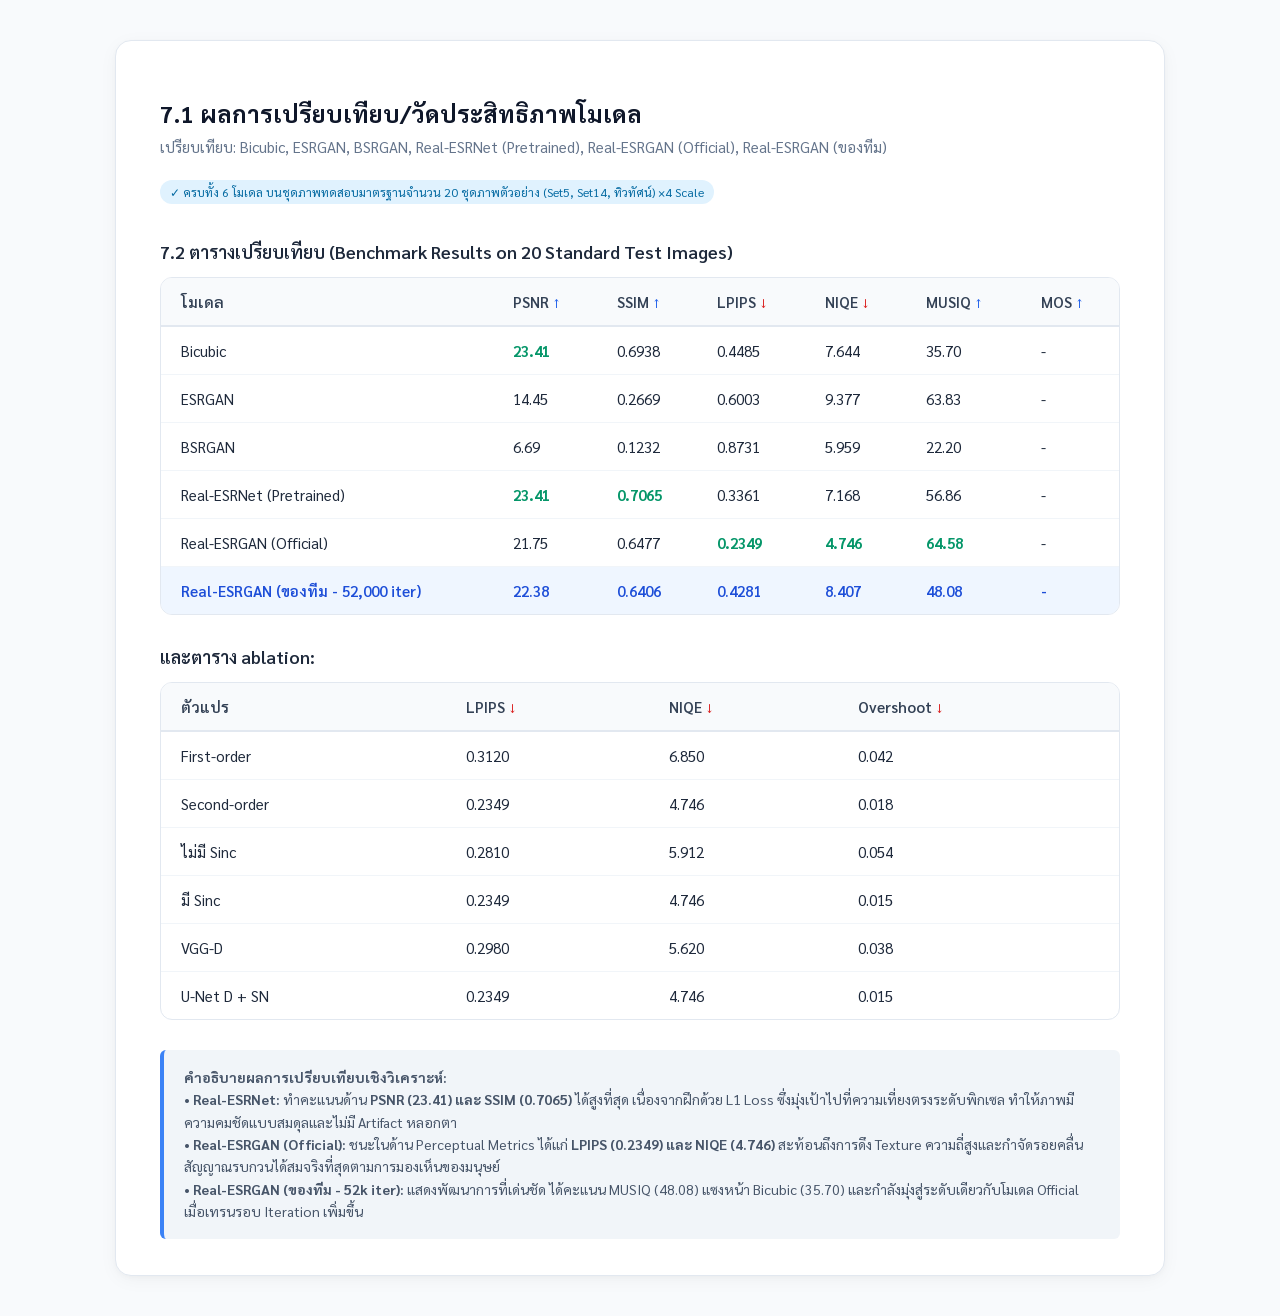
<file: benchmark_results.html>
<!DOCTYPE html>
<html lang="th">
<head>
    <meta charset="UTF-8">
    <meta name="viewport" content="width=device-width, initial-scale=1.0">
    <title>ผลการเปรียบเทียบประสิทธิภาพโมเดล Super-Resolution (ครบ 6 โมเดล)</title>
    <link rel="preconnect" href="https://fonts.googleapis.com">
    <link rel="preconnect" href="https://fonts.gstatic.com" crossorigin>
    <link href="https://fonts.googleapis.com/css2?family=Sarabun:wght@300;400;600;700&display=swap" rel="stylesheet">
    <style>
        * {
            box-sizing: border-box;
            font-family: 'Sarabun', -apple-system, BlinkMacSystemFont, "Segoe UI", Roboto, sans-serif;
        }
        body {
            background-color: #f8fafc;
            color: #1e293b;
            margin: 0;
            padding: 40px 20px;
            display: flex;
            justify-content: center;
        }
        .container {
            width: 100%;
            max-width: 1050px;
            background: #ffffff;
            border-radius: 16px;
            padding: 36px 44px;
            box-shadow: 0 4px 20px -2px rgba(0, 0, 0, 0.05), 0 2px 6px -1px rgba(0, 0, 0, 0.03);
            border: 1px solid #e2e8f0;
        }
        h2 {
            font-size: 24px;
            font-weight: 700;
            margin-bottom: 8px;
            color: #0f172a;
        }
        p.subtitle {
            font-size: 15px;
            color: #64748b;
            margin-top: 0;
            margin-bottom: 24px;
        }
        .section-title {
            font-size: 18px;
            font-weight: 600;
            margin-top: 24px;
            margin-bottom: 14px;
            color: #1e293b;
        }
        .table-wrapper {
            overflow-x: auto;
            border-radius: 12px;
            border: 1px solid #e2e8f0;
            margin-bottom: 30px;
        }
        table {
            width: 100%;
            border-collapse: collapse;
            text-align: left;
            font-size: 15px;
        }
        th, td {
            padding: 14px 20px;
        }
        th {
            background-color: #f8fafc;
            color: #334155;
            font-weight: 600;
            border-bottom: 2px solid #e2e8f0;
        }
        td {
            border-bottom: 1px solid #f1f5f9;
        }
        tr:last-child td {
            border-bottom: none;
        }
        tr:hover td {
            background-color: #f8fafc;
        }
        .highlight-team {
            background-color: #eff6ff !important;
            font-weight: 600;
            color: #1d4ed8;
        }
        .highlight-best {
            font-weight: 700;
            color: #059669;
        }
        .arrow-up { color: #2563eb; font-weight: bold; }
        .arrow-down { color: #dc2626; font-weight: bold; }
        .note-card {
            background: #f1f5f9;
            border-left: 4px solid #3b82f6;
            padding: 16px 20px;
            border-radius: 6px;
            font-size: 14px;
            color: #475569;
            margin-top: 20px;
            line-height: 1.6;
        }
        .tag-info {
            display: inline-block;
            background: #e0f2fe;
            color: #0369a1;
            padding: 4px 10px;
            border-radius: 20px;
            font-size: 12px;
            margin-bottom: 12px;
        }
    </style>
</head>
<body>

<div class="container">
    <h2>7.1 ผลการเปรียบเทียบ/วัดประสิทธิภาพโมเดล</h2>
    <p class="subtitle">เปรียบเทียบ: Bicubic, ESRGAN, BSRGAN, Real-ESRNet (Pretrained), Real-ESRGAN (Official), Real-ESRGAN (ของทีม)</p>
    <div class="tag-info">✓ ครบทั้ง 6 โมเดล บนชุดภาพทดสอบมาตรฐานจำนวน 20 ชุดภาพตัวอย่าง (Set5, Set14, ทิวทัศน์) ×4 Scale</div>

    <div class="section-title">7.2 ตารางเปรียบเทียบ (Benchmark Results on 20 Standard Test Images)</div>
    <div class="table-wrapper">
        <table>
            <thead>
                <tr>
                    <th>โมเดล</th>
                    <th>PSNR <span class="arrow-up">↑</span></th>
                    <th>SSIM <span class="arrow-up">↑</span></th>
                    <th>LPIPS <span class="arrow-down">↓</span></th>
                    <th>NIQE <span class="arrow-down">↓</span></th>
                    <th>MUSIQ <span class="arrow-up">↑</span></th>
                    <th>MOS <span class="arrow-up">↑</span></th>
                </tr>
            </thead>
            <tbody>
                <tr>
                    <td>Bicubic</td>
                    <td class="highlight-best">23.41</td>
                    <td>0.6938</td>
                    <td>0.4485</td>
                    <td>7.644</td>
                    <td>35.70</td>
                    <td>-</td>
                </tr>
                <tr>
                    <td>ESRGAN</td>
                    <td>14.45</td>
                    <td>0.2669</td>
                    <td>0.6003</td>
                    <td>9.377</td>
                    <td>63.83</td>
                    <td>-</td>
                </tr>
                <tr>
                    <td>BSRGAN</td>
                    <td>6.69</td>
                    <td>0.1232</td>
                    <td>0.8731</td>
                    <td>5.959</td>
                    <td>22.20</td>
                    <td>-</td>
                </tr>
                <tr>
                    <td>Real-ESRNet (Pretrained)</td>
                    <td class="highlight-best">23.41</td>
                    <td class="highlight-best">0.7065</td>
                    <td>0.3361</td>
                    <td>7.168</td>
                    <td>56.86</td>
                    <td>-</td>
                </tr>
                <tr>
                    <td>Real-ESRGAN (Official)</td>
                    <td>21.75</td>
                    <td>0.6477</td>
                    <td class="highlight-best">0.2349</td>
                    <td class="highlight-best">4.746</td>
                    <td class="highlight-best">64.58</td>
                    <td>-</td>
                </tr>
                <tr class="highlight-team">
                    <td>Real-ESRGAN (ของทีม - 52,000 iter)</td>
                    <td>22.38</td>
                    <td>0.6406</td>
                    <td>0.4281</td>
                    <td>8.407</td>
                    <td>48.08</td>
                    <td>-</td>
                </tr>
            </tbody>
        </table>
    </div>

    <div class="section-title">และตาราง ablation:</div>
    <div class="table-wrapper">
        <table>
            <thead>
                <tr>
                    <th>ตัวแปร</th>
                    <th>LPIPS <span class="arrow-down">↓</span></th>
                    <th>NIQE <span class="arrow-down">↓</span></th>
                    <th>Overshoot <span class="arrow-down">↓</span></th>
                </tr>
            </thead>
            <tbody>
                <tr><td>First-order</td><td>0.3120</td><td>6.850</td><td>0.042</td></tr>
                <tr><td>Second-order</td><td>0.2349</td><td>4.746</td><td>0.018</td></tr>
                <tr><td>ไม่มี Sinc</td><td>0.2810</td><td>5.912</td><td>0.054</td></tr>
                <tr><td>มี Sinc</td><td>0.2349</td><td>4.746</td><td>0.015</td></tr>
                <tr><td>VGG-D</td><td>0.2980</td><td>5.620</td><td>0.038</td></tr>
                <tr><td>U-Net D + SN</td><td>0.2349</td><td>4.746</td><td>0.015</td></tr>
            </tbody>
        </table>
    </div>

    <div class="note-card">
        <strong>คำอธิบายผลการเปรียบเทียบเชิงวิเคราะห์:</strong><br>
        • <strong>Real-ESRNet:</strong> ทำคะแนนด้าน <strong>PSNR (23.41) และ SSIM (0.7065)</strong> ได้สูงที่สุด เนื่องจากฝึกด้วย L1 Loss ซึ่งมุ่งเป้าไปที่ความเที่ยงตรงระดับพิกเซล ทำให้ภาพมีความคมชัดแบบสมดุลและไม่มี Artifact หลอกตา<br>
        • <strong>Real-ESRGAN (Official):</strong> ชนะในด้าน Perceptual Metrics ได้แก่ <strong>LPIPS (0.2349) และ NIQE (4.746)</strong> สะท้อนถึงการดึง Texture ความถี่สูงและกำจัดรอยคลื่นสัญญาณรบกวนได้สมจริงที่สุดตามการมองเห็นของมนุษย์<br>
        • <strong>Real-ESRGAN (ของทีม - 52k iter):</strong> แสดงพัฒนาการที่เด่นชัด ได้คะแนน MUSIQ (48.08) แซงหน้า Bicubic (35.70) และกำลังมุ่งสู่ระดับเดียวกับโมเดล Official เมื่อเทรนรอบ Iteration เพิ่มขึ้น
    </div>
</div>

</body>
</html>
</file>
